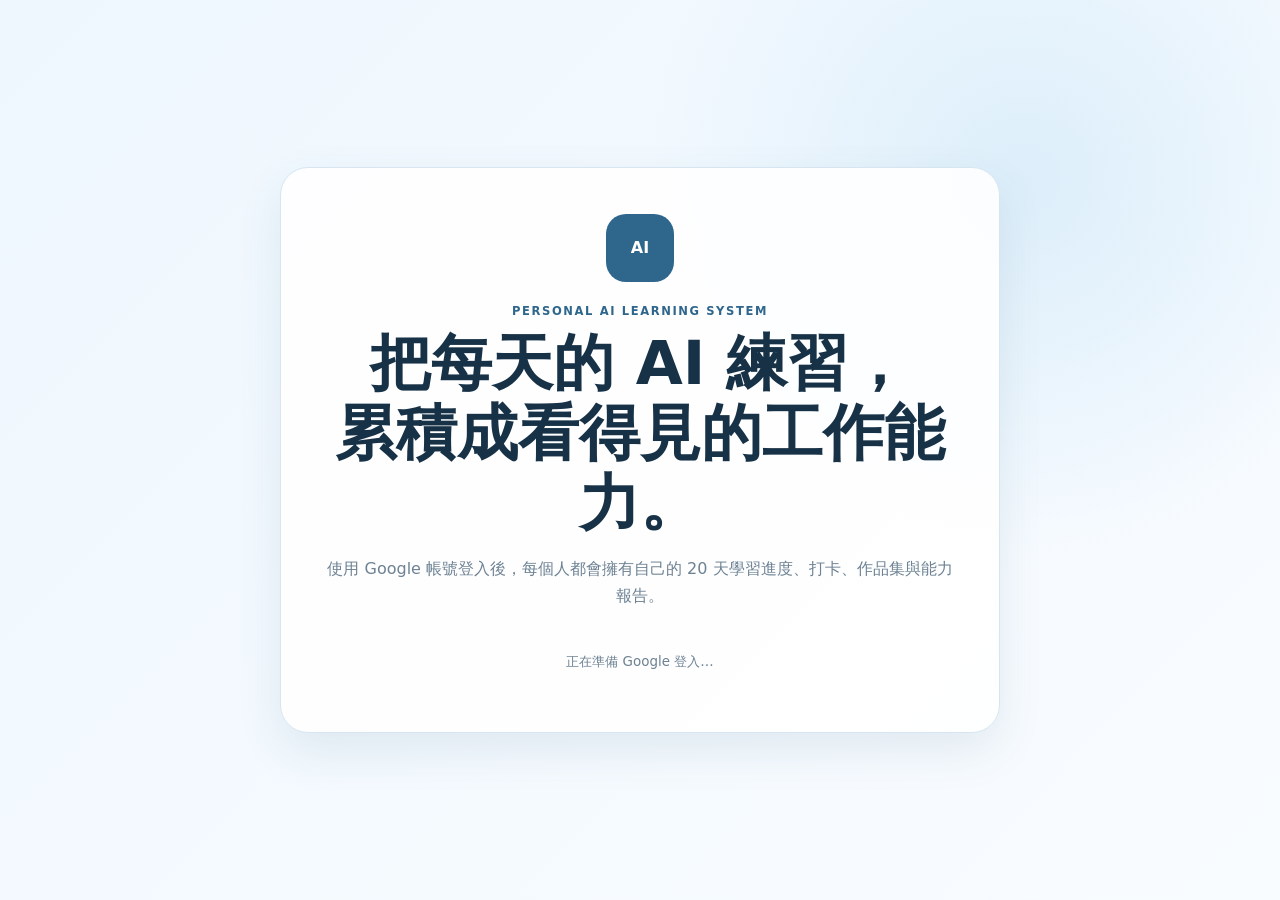
<file: index.html>
<!doctype html>
<html lang="zh-Hant">
<head>
  <meta charset="utf-8">
  <meta name="viewport" content="width=device-width,initial-scale=1">
  <meta name="description" content="個人 AI 學習管理系統：每日任務、打卡、作品集與 AI 能力報告。">
  <title>AI Learning System</title>
  <link rel="stylesheet" href="system.css">
  <script src="https://accounts.google.com/gsi/client" async defer></script>
</head>
<body>
  <section id="loginScreen" class="login-screen"><div class="login-card"><div class="logo">AI</div><p class="eyebrow">PERSONAL AI LEARNING SYSTEM</p><h1>把每天的 AI 練習，<br>累積成看得見的工作能力。</h1><p class="lead">使用 Google 帳號登入後，每個人都會擁有自己的 20 天學習進度、打卡、作品集與能力報告。</p><div id="googleButton" class="google-button"></div><p id="loginMessage" class="message">正在準備 Google 登入…</p><div id="configWarning" class="warning hidden"></div></div></section>
  <div id="appShell" class="hidden"><header class="topbar"><a class="brand" href="#dashboard"><span>AI</span><strong>Learning System</strong></a><nav><a href="#dashboard">總覽</a><a href="#today">今日任務</a><a href="#roadmap">20 天計畫</a><a href="#portfolio">作品集</a><a href="#report">能力報告</a></nav><div class="user-chip"><span id="userName">學習者</span><small id="userEmail"></small><button id="logoutBtn" type="button">登出</button></div></header>
  <main>
    <section id="dashboard" class="section hero"><div><p class="eyebrow">MY DASHBOARD</p><h1>今天，繼續累積一點 AI 能力。</h1><p id="scheduleText" class="muted">正在載入你的學習排程…</p></div><div class="stats-grid"><article><span>完成進度</span><strong id="statCompleted">0 / 20</strong></article><article><span>連續學習</span><strong id="statStreak">0 天</strong></article><article><span>總學習時間</span><strong id="statMinutes">0 分</strong></article><article><span>作品數</span><strong id="statPortfolio">0</strong></article></div></section>
    <section id="today" class="section two-col"><div class="today-main"><div class="day-row"><span id="dayBadge" class="badge">DAY 01</span><span id="scheduledDate" class="muted"></span></div><h2 id="todayTitle">載入中…</h2><p id="todaySummary" class="muted"></p><div class="check-card"><div class="section-head"><div><p class="eyebrow">TODAY'S CHECKLIST</p><h3>今日完成確認</h3></div><strong id="checkProgress">0 / 0</strong></div><ol id="checklist" class="checklist"></ol></div><div class="meta-grid"><div><span>建議時間</span><strong id="todayMinutes">90 分鐘</strong></div><div><span>今日工具</span><strong id="todayTool">ChatGPT</strong></div><div><span>成果目標</span><strong id="todayDeliverable">—</strong></div></div></div><aside class="side-card"><p class="eyebrow">DAILY CHECK-IN</p><h3>今日打卡</h3><div id="checkinStatus" class="big-status">尚未打卡</div><button id="checkinBtn" class="primary" type="button">今天開始學習</button><hr><p class="eyebrow">FOCUS TIMER</p><div id="timerDisplay" class="timer">01:30:00</div><div class="timer-preset"><button data-minutes="60">60</button><button data-minutes="90" class="active">90</button><button data-minutes="120">120</button></div><div class="custom-time"><input id="customMinutes" type="number" min="10" max="360" value="90"><span>分</span><button id="applyMinutes" type="button">套用</button></div><div class="timer-actions"><button id="timerToggle" class="primary" type="button">開始</button><button id="timerReset" type="button">重設</button></div></aside></section>
    <section class="section lesson-grid"><article class="panel"><span>01</span><h3>學習重點</h3><ul id="learningPoints"></ul></article><article class="panel"><span>02</span><h3>工作案例</h3><p id="caseText"></p><div class="prompt"><strong>實作提示</strong><p id="promptText"></p></div></article><article class="panel"><span>03</span><h3>成果紀錄</h3><p id="outputTask"></p><textarea id="resultNote" rows="5" placeholder="記錄今天實際完成的內容、遇到的問題、或可放進作品集的成果…"></textarea><button id="saveDayBtn" class="primary" type="button">儲存今日進度</button><button id="completeDayBtn" class="secondary" type="button">完成今天 DAY</button><p id="saveMessage" class="message"></p></article></section>
    <section id="roadmap" class="section"><div class="section-head"><div><p class="eyebrow">20-DAY ROADMAP</p><h2>我的 AI 學習計畫</h2><p class="muted">點擊「主題」即可查看該 DAY 已儲存的成果紀錄與回答。</p></div><strong id="progressPercent">0%</strong></div><div class="progress"><span id="progressBar"></span></div><div class="table-wrap"><table><thead><tr><th>DAY</th><th>主題</th><th>工具</th><th>成果</th><th>排程</th><th>狀態</th></tr></thead><tbody id="roadmapBody"></tbody></table></div></section>
    <section id="portfolio" class="section soft"><div class="section-head"><div><p class="eyebrow">PORTFOLIO</p><h2>我的 AI 作品集</h2><p class="muted">把每日練習整理成未來可以展示的工作成果。</p></div></div><div class="portfolio-form"><input id="portfolioTitle" placeholder="作品名稱"><input id="portfolioTools" placeholder="使用工具，例如 ChatGPT / Sheets"><textarea id="portfolioResult" rows="3" placeholder="成果與效益"></textarea><input id="portfolioLink" placeholder="作品連結（選填）"><button id="addPortfolioBtn" class="primary" type="button">加入作品集</button></div><div id="portfolioGrid" class="portfolio-grid"></div></section>
    <section id="report" class="section"><div class="section-head"><div><p class="eyebrow">AI CAPABILITY REPORT</p><h2>個人 AI 能力報告</h2><p class="muted">完成 20 天後可產生完整報告；未完成前可先查看目前能力分布。</p></div><button id="generateReportBtn" class="primary" type="button">更新能力報告</button></div><div id="reportContent" class="report-card"><p class="muted">尚未產生報告。</p></div></section>
  </main></div>
  <script src="config.js"></script><script src="app.js"></script><script src="timer-persistence.js"></script><script src="roadmap-results.js"></script><script src="course-materials.js"></script><script src="ui-enhancements.js"></script><script src="learning-sidebar.js"></script><script src="scroll-offset-fix.js"></script>
</body></html>
</file>
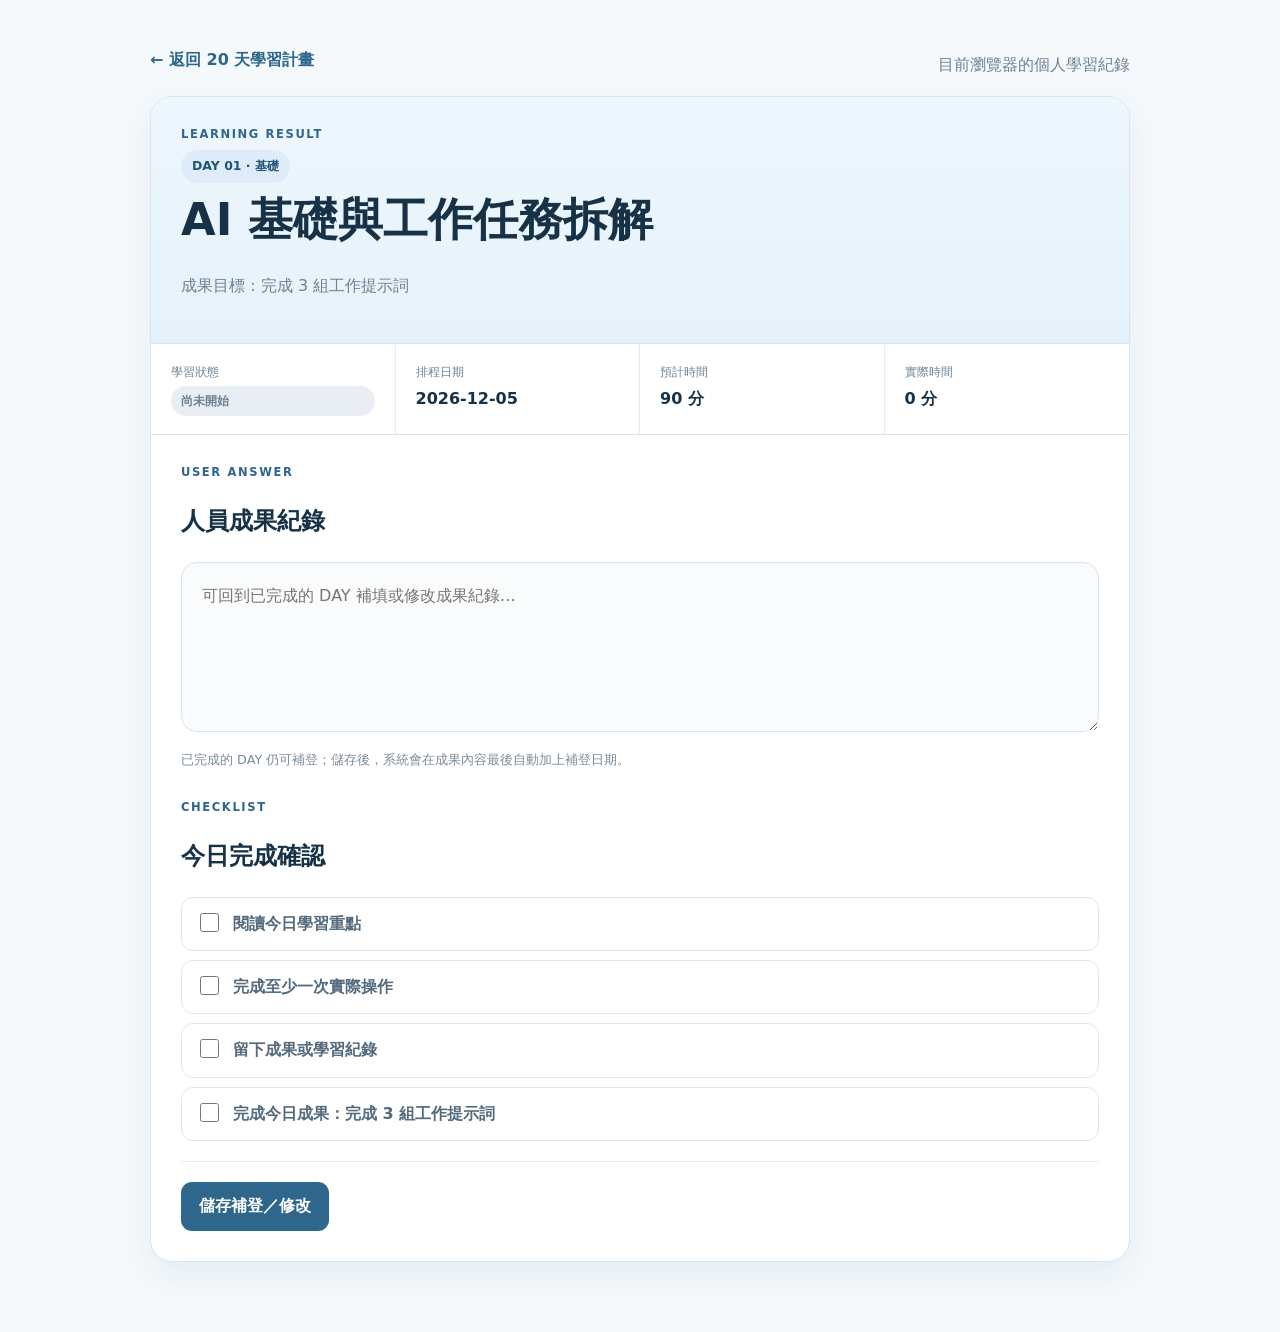
<file: result.html>
<!doctype html>
<html lang="zh-Hant">
<head>
  <meta charset="utf-8">
  <meta name="viewport" content="width=device-width,initial-scale=1">
  <title>學習成果明細｜AI Learning System</title>
  <link rel="stylesheet" href="system.css">
  <style>
    body{background:#f5f9fc}.result-wrap{width:min(980px,calc(100% - 32px));margin:42px auto 70px}.result-top{display:flex;align-items:center;justify-content:space-between;gap:20px;margin-bottom:18px}.back-link{display:inline-flex;align-items:center;gap:8px;padding:0;border:0;background:transparent;text-decoration:none;color:#2e668c;font:inherit;font-weight:900;cursor:pointer}.back-link:hover{color:#174f78;text-decoration:underline}.result-card{background:#fff;border:1px solid #d6e5f0;border-radius:22px;box-shadow:0 12px 32px rgba(41,85,119,.08);overflow:hidden}.result-head{padding:28px 30px;background:linear-gradient(180deg,#eef7fd,#e6f1fa)}.result-head .eyebrow{margin-bottom:6px}.result-head h1{margin:0 0 8px;font-size:clamp(1.8rem,4vw,2.8rem)}.result-grid{display:grid;grid-template-columns:repeat(4,1fr);gap:0;border-top:1px solid #d6e5f0;border-bottom:1px solid #d6e5f0}.result-grid>div{padding:18px 20px;border-right:1px solid #e3edf4}.result-grid>div:last-child{border-right:0}.result-grid span{display:block;color:#6d8293;font-size:.76rem}.result-grid strong{display:block;margin-top:4px}.answer-section{padding:28px 30px}.answer-editor{width:100%;min-height:170px;padding:20px;border:1px solid #d6e5f0;border-radius:16px;background:#f9fbfd;color:#173247;line-height:1.8;resize:vertical;font:inherit}.answer-editor:focus{outline:3px solid rgba(46,102,140,.12);border-color:#87b4d3}.answer-help{margin:9px 0 0;color:#7a8d9b;font-size:.8rem}.check-section{padding:0 30px 30px}.check-list{list-style:none;padding:0;margin:12px 0 0;display:grid;gap:9px}.check-list li{padding:0;border:1px solid #dbe7ef;border-radius:12px;background:#fff;transition:border-color .15s ease,background .15s ease}.check-list li.checked{border-color:#bee1d2;background:#f7fcfa}.history-check{display:flex;align-items:flex-start;gap:11px;padding:13px 14px;cursor:pointer;color:#536b7d}.history-check input{width:19px;height:19px;margin-top:2px;accent-color:#1d7a59;flex:0 0 auto}.history-check strong{font-weight:800}.check-list li.checked .history-check{color:#147657}.person{margin-top:10px;color:#6d8293}.status-pill{display:inline-block;padding:5px 10px;border-radius:999px;font-size:.8rem;font-weight:900;background:#e8eef3;color:#586d7d}.status-pill.completed{background:#e6f5ed;color:#147657}.status-pill.progress{background:#e7f1fb;color:#2e668c}.supplement-actions{display:flex;align-items:center;gap:12px;flex-wrap:wrap;margin-top:20px;padding-top:20px;border-top:1px solid #e3edf4}.save-supplement{border:0;border-radius:11px;padding:11px 18px;background:#2e668c;color:#fff;font-weight:900}.supplement-message{margin:0;color:#6d8293;font-size:.84rem}.supplement-note{display:none;margin:0 30px 28px;padding:12px 14px;border-radius:12px;background:#edf6fd;color:#2e668c;font-size:.84rem}.supplement-note.visible{display:block}@media(max-width:760px){.result-grid{grid-template-columns:1fr 1fr}.result-grid>div:nth-child(2){border-right:0}.result-grid>div:nth-child(-n+2){border-bottom:1px solid #e3edf4}.result-top{align-items:flex-start;flex-direction:column}}
  </style>
</head>
<body>
  <main class="result-wrap">
    <div class="result-top">
      <button id="backToRoadmap" class="back-link" type="button">← 返回 20 天學習計畫</button>
      <span id="personInfo" class="person"></span>
    </div>

    <section class="result-card">
      <div class="result-head">
        <p class="eyebrow">LEARNING RESULT</p>
        <div id="dayLabel" class="badge">DAY --</div>
        <h1 id="resultTitle">學習成果明細</h1>
        <p id="resultDeliverable" class="muted"></p>
      </div>

      <div class="result-grid">
        <div><span>學習狀態</span><strong id="resultStatus">—</strong></div>
        <div><span>排程日期</span><strong id="resultDate">—</strong></div>
        <div><span>預計時間</span><strong id="plannedMinutes">0 分</strong></div>
        <div><span>實際時間</span><strong id="actualMinutes">0 分</strong></div>
      </div>

      <div class="answer-section">
        <p class="eyebrow">USER ANSWER</p>
        <h2>人員成果紀錄</h2>
        <textarea id="answerEditor" class="answer-editor" placeholder="可回到已完成的 DAY 補填或修改成果紀錄…"></textarea>
        <p class="answer-help">已完成的 DAY 仍可補登；儲存後，系統會在成果內容最後自動加上補登日期。</p>
      </div>

      <div class="check-section">
        <p class="eyebrow">CHECKLIST</p>
        <h2>今日完成確認</h2>
        <ul id="checkList" class="check-list"></ul>
        <div class="supplement-actions">
          <button id="saveSupplementBtn" class="save-supplement" type="button">儲存補登／修改</button>
          <p id="supplementMessage" class="supplement-message"></p>
        </div>
      </div>
      <p id="supplementNote" class="supplement-note"></p>
    </section>
  </main>

  <script src="config.js"></script>
  <script src="result.js"></script>
  <script src="ui-enhancements.js"></script>
  <script>
    document.getElementById('backToRoadmap').addEventListener('click', function () {
      if (window.history.length > 1) {
        window.history.back();
        return;
      }
      window.location.replace('index.html#roadmap');
    });
  </script>
</body>
</html>
</file>
<file: system.css>
:root{--ink:#173247;--muted:#6d8293;--line:#d6e5f0;--blue:#2e668c;--blue2:#1f5577;--soft:#edf6fd;--paper:#f5f9fc;--white:#fff;--ok:#1d7a59;--shadow:0 18px 45px rgba(41,85,119,.1)}*{box-sizing:border-box}html{scroll-behavior:smooth}body{margin:0;background:var(--paper);color:var(--ink);font-family:"Noto Sans TC","Microsoft JhengHei",system-ui,sans-serif;line-height:1.65}button,input,textarea{font:inherit}button{cursor:pointer}.hidden{display:none!important}.login-screen{min-height:100vh;display:grid;place-items:center;padding:28px;background:radial-gradient(circle at 80% 20%,#dceefa,transparent 30%),linear-gradient(135deg,#eef7fe,#f9fcff)}.login-card{width:min(720px,100%);padding:46px;background:rgba(255,255,255,.9);border:1px solid var(--line);border-radius:28px;box-shadow:var(--shadow);text-align:center}.logo,.brand span{display:grid;place-items:center;background:var(--blue);color:#fff;font-weight:900}.logo{width:68px;height:68px;border-radius:20px;margin:0 auto 20px}.login-card h1{font-size:clamp(2rem,5vw,3.8rem);line-height:1.15;margin:8px 0 18px}.lead,.muted{color:var(--muted)}.eyebrow{margin:0;color:var(--blue);font-size:.72rem;font-weight:900;letter-spacing:.14em}.google-button{display:flex;justify-content:center;margin:28px 0 10px}.message{color:var(--muted);font-size:.84rem}.warning{margin-top:18px;padding:14px;border-radius:12px;background:#fff2db;color:#7a561d;text-align:left}.topbar{position:sticky;top:0;z-index:30;min-height:72px;display:flex;align-items:center;gap:26px;padding:10px clamp(18px,4vw,58px);background:rgba(255,255,255,.94);border-bottom:1px solid var(--line);backdrop-filter:blur(12px)}.brand{display:flex;align-items:center;gap:10px;margin-right:auto;text-decoration:none;color:inherit}.brand span{width:40px;height:40px;border-radius:12px}.topbar nav{display:flex;gap:18px}.topbar nav a{text-decoration:none;color:#4e6779;font-size:.85rem;font-weight:800}.user-chip{text-align:right;font-size:.78rem}.user-chip span,.user-chip small{display:block}.user-chip small{color:var(--muted)}.user-chip button{border:0;background:none;color:var(--blue);padding:0}.section{width:min(1180px,calc(100% - 40px));margin:0 auto;padding:66px 0}.hero{display:grid;grid-template-columns:1fr 1fr;gap:44px;align-items:center;padding-top:76px}.hero h1{font-size:clamp(2.1rem,4vw,4rem);line-height:1.1;margin:8px 0}.stats-grid{display:grid;grid-template-columns:1fr 1fr;gap:12px}.stats-grid article{padding:22px;border:1px solid var(--line);border-radius:18px;background:#fff}.stats-grid span,.meta-grid span{display:block;color:var(--muted);font-size:.76rem}.stats-grid strong{font-size:1.55rem}.two-col{display:grid;grid-template-columns:1.3fr .7fr;gap:38px;align-items:start}.day-row{display:flex;align-items:center;gap:12px}.badge{display:inline-block;padding:6px 11px;border-radius:999px;background:#ddecf8;color:var(--blue2);font-weight:900;font-size:.78rem}.today-main h2{font-size:clamp(2rem,4vw,3.4rem);line-height:1.12;margin:12px 0}.check-card,.side-card,.panel,.report-card,.portfolio-form{border:1px solid var(--line);background:#fff;border-radius:20px;box-shadow:0 8px 24px rgba(41,85,119,.06)}.check-card{margin-top:24px;padding:20px;background:linear-gradient(180deg,#eef7fd,#e5f0fa)}.section-head{display:flex;align-items:flex-start;justify-content:space-between;gap:24px}.section-head h2,.section-head h3{margin:2px 0}.checklist{list-style:none;counter-reset:c;padding:0;margin:16px 0 0;display:grid;gap:9px}.checklist li{counter-increment:c;position:relative;padding:11px 12px 11px 54px;background:rgba(255,255,255,.75);border:1px solid #d6e5f0;border-radius:13px}.checklist li:before{content:counter(c);position:absolute;left:13px;top:50%;transform:translateY(-50%);width:28px;height:28px;border-radius:50%;display:grid;place-items:center;background:#cde2f3;color:var(--blue2);font-weight:900}.checklist label{display:flex;gap:10px;cursor:pointer}.checklist input{width:18px;height:18px;accent-color:var(--blue)}.meta-grid{display:grid;grid-template-columns:repeat(3,1fr);gap:12px;margin-top:18px}.meta-grid div{padding:14px 0;border-top:1px solid var(--line)}.side-card{padding:24px;position:sticky;top:92px}.big-status{font-size:1.5rem;font-weight:900;margin:12px 0 18px}.primary,.secondary,.timer-actions button,.timer-preset button,.custom-time button{border:0;border-radius:11px;padding:11px 15px;font-weight:900}.primary{background:var(--blue);color:#fff}.secondary{background:#dcecf8;color:var(--blue2)}.side-card hr{border:0;border-top:1px solid var(--line);margin:24px 0}.timer{font-size:2.8rem;text-align:center;font-weight:900;font-variant-numeric:tabular-nums;margin:18px 0}.timer-preset{display:grid;grid-template-columns:repeat(3,1fr);gap:7px}.timer-preset button{background:#f2f6f9;color:var(--muted)}.timer-preset .active{background:#dcecf8;color:var(--blue)}.custom-time{display:flex;align-items:center;gap:8px;margin-top:9px}.custom-time input{width:90px}.custom-time input,input,textarea{padding:10px 12px;border:1px solid var(--line);border-radius:10px;background:#fff}.timer-actions{display:grid;grid-template-columns:1fr 1fr;gap:8px;margin-top:10px}.timer-actions button:not(.primary){background:#f3f6f8}.lesson-grid{display:grid;grid-template-columns:repeat(3,1fr);gap:16px}.panel{padding:24px}.panel>span{font-weight:900;color:#aac2d4}.panel h3{margin:6px 0 12px}.prompt{padding:14px;background:var(--soft);border-radius:12px}.panel textarea{width:100%;resize:vertical;margin:8px 0}.panel button{margin-right:6px}.progress{height:8px;background:#dfeaf2;border-radius:99px;overflow:hidden;margin:16px 0 24px}.progress span{display:block;height:100%;width:0;background:var(--blue)}.table-wrap{overflow:auto;border:1px solid var(--line);border-radius:18px;background:#fff}table{width:100%;border-collapse:collapse;min-width:820px}th,td{padding:13px 15px;text-align:left;border-bottom:1px solid #e7eef3;font-size:.84rem}th{background:#f3f8fc;color:#587184}.status-done{color:var(--ok);font-weight:900}.status-current{color:var(--blue);font-weight:900}.soft{position:relative}.soft:before{content:"";position:absolute;inset:0 50%;width:100vw;transform:translateX(-50%);background:#eaf4fb;z-index:-1}.portfolio-form{display:grid;grid-template-columns:1fr 1fr;gap:10px;padding:20px;margin-bottom:18px}.portfolio-form textarea{grid-column:1/-1}.portfolio-grid{display:grid;grid-template-columns:repeat(3,1fr);gap:14px}.portfolio-item{padding:20px;border-radius:16px;background:#fff;border:1px solid var(--line)}.portfolio-item h3{margin:0 0 8px}.portfolio-item small{color:var(--muted)}.report-card{padding:26px;margin-top:18px}.score-grid{display:grid;grid-template-columns:repeat(4,1fr);gap:10px;margin:16px 0}.score{padding:15px;background:var(--soft);border-radius:12px}.score strong{display:block;font-size:1.5rem}.report-note{padding:15px;background:#f5f8fa;border-radius:12px}.loading{opacity:.6;pointer-events:none}@media(max-width:900px){.topbar nav{display:none}.hero,.two-col{grid-template-columns:1fr}.side-card{position:static}.lesson-grid,.portfolio-grid{grid-template-columns:1fr 1fr}.score-grid{grid-template-columns:1fr 1fr}}@media(max-width:620px){.login-card{padding:28px 20px}.stats-grid,.lesson-grid,.portfolio-grid,.meta-grid,.portfolio-form{grid-template-columns:1fr}.portfolio-form textarea{grid-column:auto}.section{width:min(100% - 28px,1180px);padding:48px 0}.user-chip small{display:none}.topbar{gap:10px}.timer{font-size:2.2rem}}
</file>
